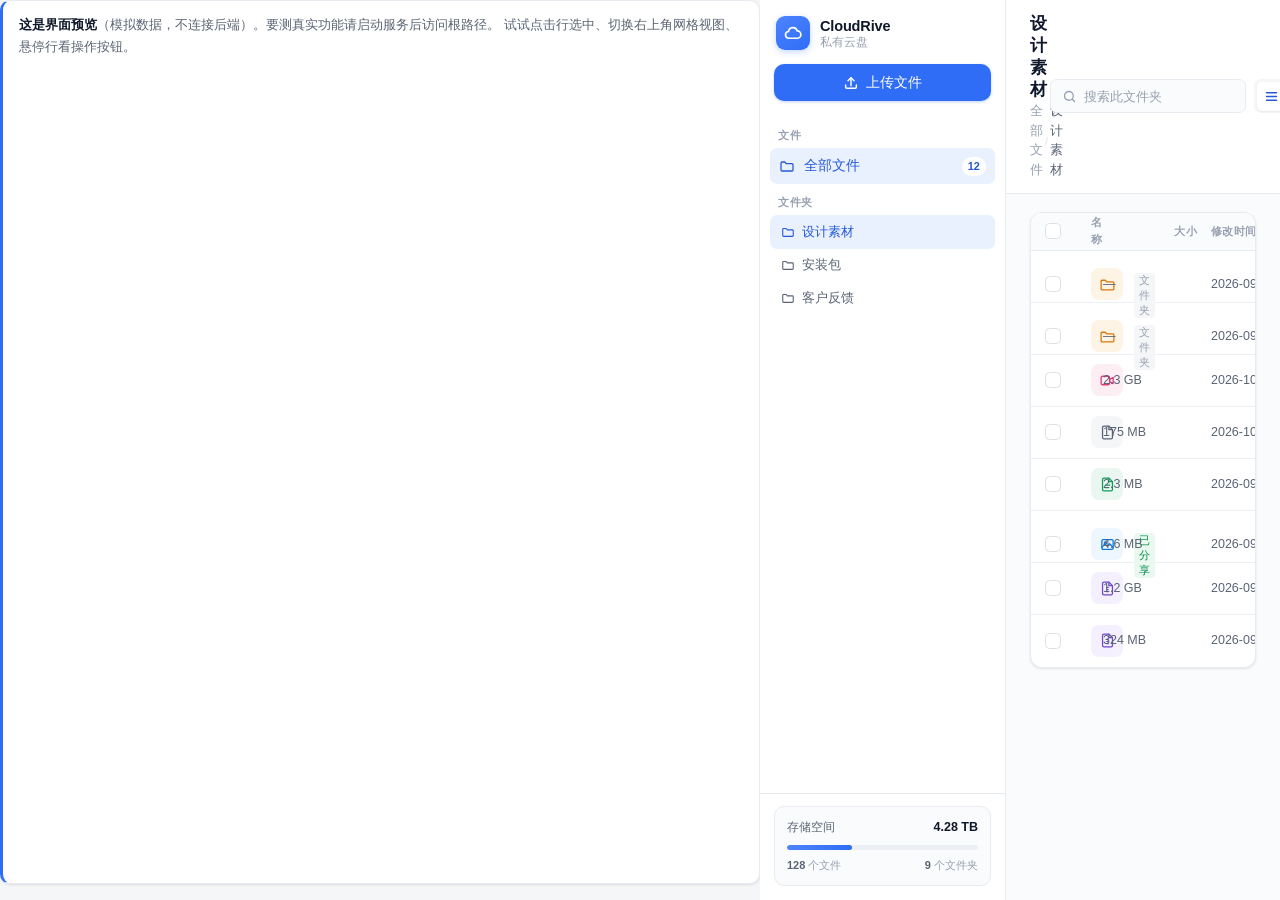
<file: frontend/preview.html>
<!DOCTYPE html>
<html lang="zh-CN">
<head>
<meta charset="utf-8">
<meta name="viewport" content="width=device-width,initial-scale=1">
<title>CloudRive · 界面预览</title>
<style>
/* ===========================================================
   CloudRive 界面预览 —— 内联真实设计系统 + 模拟数据
   =========================================================== */
*,*::before,*::after{box-sizing:border-box;margin:0;padding:0}
[hidden]{display:none !important}

:root{
  --c0:#ffffff; --c1:#fafbfc; --c2:#f4f6f8; --c3:#eceff3;
  --line:#e8ebef; --line2:#dde1e7;
  --t1:#0f172a; --t2:#5a6474; --t3:#98a1b0;
  --ac:#2f6df6; --ac-h:#2559d8; --ac-s:#eaf1fe; --ac-b:#c9dcff;
  --ok:#0f9d58; --dgr:#dc2626; --dgr-s:#fef2f2;
  --sh-xs:0 1px 2px rgba(15,23,42,.05);
  --sh-sm:0 1px 3px rgba(15,23,42,.07), 0 1px 2px rgba(15,23,42,.04);
  --sh-md:0 4px 12px rgba(15,23,42,.08), 0 1px 3px rgba(15,23,42,.05);
  --sh-lg:0 12px 32px rgba(15,23,42,.13), 0 3px 8px rgba(15,23,42,.07);
  --r-sm:7px; --r:10px; --r-md:12px; --r-lg:16px; --sb-w:246px;
}
body{
  font-family:"Inter",-apple-system,BlinkMacSystemFont,"Segoe UI","PingFang SC",
              "Hiragino Sans GB","Microsoft YaHei",sans-serif;
  font-size:14px;line-height:1.55;color:var(--t1);background:var(--c2);
  display:flex;height:100vh;overflow:hidden;-webkit-font-smoothing:antialiased;
}
svg{flex-shrink:0;display:block}
button{font-family:inherit}

.sidebar{width:var(--sb-w);flex-shrink:0;background:var(--c0);
  border-right:1px solid var(--line);display:flex;flex-direction:column}
.brand{display:flex;align-items:center;gap:10px;padding:16px 16px 14px}
.brand-mark{width:34px;height:34px;border-radius:9px;flex-shrink:0;
  background:linear-gradient(145deg,#4d84ff,#2f6df6);color:#fff;
  display:flex;align-items:center;justify-content:center;box-shadow:0 2px 6px rgba(47,109,246,.28)}
.brand-text{display:flex;flex-direction:column;line-height:1.25}
.brand-name{font-size:14.5px;font-weight:650;letter-spacing:-.15px}
.brand-tag{font-size:11.5px;color:var(--t3)}

.btn-upload{margin:0 14px 16px;padding:9.5px 14px;border:none;cursor:pointer;
  background:var(--ac);color:#fff;border-radius:var(--r);font-size:13.5px;font-weight:550;
  display:flex;align-items:center;justify-content:center;gap:7px;
  box-shadow:0 1px 3px rgba(47,109,246,.3);transition:background .16s}
.btn-upload:hover{background:var(--ac-h)}

.nav{flex:1;overflow-y:auto;padding:0 10px 12px}
.nav-title{font-size:10.5px;font-weight:600;color:var(--t3);letter-spacing:.5px;
  padding:10px 8px 5px;text-transform:uppercase}
.nav-item{display:flex;align-items:center;gap:9px;padding:7.5px 9px;border-radius:var(--r-sm);
  color:var(--t2);cursor:pointer;font-size:13.5px}
.nav-item:hover{background:var(--c2);color:var(--t1)}
.nav-item.active{background:var(--ac-s);color:var(--ac-h);font-weight:550}
.nav-item span:not(.nav-count){flex:1}
.nav-count{font-size:11px;color:var(--t3);background:var(--c2);padding:1px 6px;
  border-radius:20px;font-variant-numeric:tabular-nums}
.nav-item.active .nav-count{background:#fff;color:var(--ac-h)}
.tree-item{display:flex;align-items:center;gap:7px;padding:6.5px 9px 6.5px 11px;
  border-radius:var(--r-sm);color:var(--t2);cursor:pointer;font-size:13px}
.tree-item:hover{background:var(--c2)}
.tree-item.active{background:var(--ac-s);color:var(--ac-h);font-weight:550}

.sidebar-foot{padding:12px 14px 14px;border-top:1px solid var(--line)}
.quota{background:var(--c1);border:1px solid var(--line);border-radius:var(--r);padding:11px 12px}
.quota-head{display:flex;justify-content:space-between;align-items:baseline;
  font-size:11.5px;color:var(--t2)}
.quota-head b{font-size:12.5px;color:var(--t1);font-weight:600;font-variant-numeric:tabular-nums}
.quota-bar{height:5px;background:var(--c3);border-radius:3px;margin:8px 0 7px;overflow:hidden}
.quota-bar i{display:block;height:100%;width:34%;border-radius:3px;
  background:linear-gradient(90deg,#4d84ff,#2f6df6)}
.quota-meta{display:flex;justify-content:space-between;font-size:11px;color:var(--t3)}
.quota-meta b{color:var(--t2);font-weight:550}

.main{flex:1;display:flex;flex-direction:column;min-width:0;background:var(--c1)}
.topbar{display:flex;align-items:center;justify-content:space-between;gap:20px;
  padding:13px 24px;background:var(--c0);border-bottom:1px solid var(--line);flex-shrink:0}
.topbar-left{min-width:0}
.page-title{font-size:17px;font-weight:650;letter-spacing:-.2px;line-height:1.3}
.crumbs{display:flex;align-items:center;gap:2px;font-size:12.5px;color:var(--t3);margin-top:1px}
.crumb-sep{color:var(--line2);font-size:11px}
.crumb.last{color:var(--t2)}
.topbar-right{display:flex;align-items:center;gap:8px}
.search{display:flex;align-items:center;gap:7px;height:34px;padding:0 11px;
  background:var(--c1);border:1px solid var(--line);border-radius:var(--r-sm);color:var(--t3)}
.search input{border:none;outline:none;background:transparent;font-size:13px;width:150px;color:var(--t1)}
.search input::placeholder{color:var(--t3)}
.segmented{display:flex;background:var(--c2);border-radius:var(--r-sm);padding:2.5px;gap:2px}
.seg{width:29px;height:29px;border:none;background:transparent;border-radius:5px;cursor:pointer;
  color:var(--t3);display:flex;align-items:center;justify-content:center}
.seg.active{background:#fff;color:var(--ac-h);box-shadow:var(--sh-xs)}
.icon-btn{width:34px;height:34px;border:1px solid transparent;background:transparent;
  border-radius:var(--r-sm);cursor:pointer;color:var(--t2);display:flex;
  align-items:center;justify-content:center}
.icon-btn:hover{background:var(--c2);border-color:var(--line);color:var(--t1)}

.content{flex:1;overflow-y:auto;padding:18px 24px 28px}

.list-wrap{background:var(--c0);border:1px solid var(--line);border-radius:var(--r-md);
  overflow:hidden;box-shadow:var(--sh-sm)}
.list-head,.row{display:grid;grid-template-columns:34px minmax(0,1fr) 96px 148px 92px;
  align-items:center;gap:12px;padding:0 14px}
.list-head{height:38px;border-bottom:1px solid var(--line);background:var(--c1);
  font-size:11px;font-weight:600;color:var(--t3);letter-spacing:.3px}
.lh-size{text-align:right;padding-right:2px}
.lh-act{text-align:right}
.row{height:52px;border-bottom:1px solid var(--c3);transition:background .12s}
.row:last-child{border-bottom:none}
.row:hover{background:var(--c1)}
.row.sel{background:var(--ac-s)}

.checkbox{display:inline-flex;cursor:pointer;position:relative}
.checkbox input{position:absolute;opacity:0;width:0;height:0}
.checkbox span{width:16px;height:16px;border:1.5px solid var(--line2);border-radius:4.5px;
  background:#fff;display:block;position:relative;transition:background .13s,border-color .13s}
.checkbox input:checked+span{background:var(--ac);border-color:var(--ac)}
.checkbox input:checked+span::after{content:"";position:absolute;left:4.6px;top:1.4px;
  width:4px;height:8px;border:solid #fff;border-width:0 2px 2px 0;transform:rotate(43deg)}

.r-name{display:flex;align-items:center;gap:11px;min-width:0}
.r-ico{width:32px;height:32px;border-radius:8px;flex-shrink:0;
  display:flex;align-items:center;justify-content:center}
.r-ico.folder{background:#fef4e6;color:#d97706}
.r-ico.img{background:#eef6ff;color:#0b76d9}
.r-ico.vid{background:#fdeef4;color:#d63f7a}
.r-ico.doc{background:#eaf7f1;color:#0f9d58}
.r-ico.zip{background:#f4f0ff;color:#7048c9}
.r-ico.gen{background:var(--c2);color:var(--t2)}
.r-text{min-width:0;flex:1}
.r-label{font-size:13.5px;overflow:hidden;text-overflow:ellipsis;white-space:nowrap;cursor:pointer}
.r-label:hover{color:var(--ac-h);text-decoration:underline;text-underline-offset:2px}
.r-tags{display:flex;gap:5px;margin-top:1px}
.tag{font-size:10.5px;padding:0 5px;border-radius:4px;line-height:15px;
  background:var(--c2);color:var(--t3)}
.tag.share{background:#e9f9f0;color:#0b8a4d}
.r-size,.r-time{font-size:12.5px;color:var(--t2);font-variant-numeric:tabular-nums}
.r-act{display:flex;gap:1px;justify-content:flex-end;opacity:0;transition:opacity .14s}
.row:hover .r-act,.row.sel .r-act{opacity:1}
.r-btn{width:28px;height:28px;border:none;background:transparent;border-radius:6px;
  cursor:pointer;color:var(--t3);display:flex;align-items:center;justify-content:center}
.r-btn:hover{background:var(--c3);color:var(--t1)}
.r-btn.dgr:hover{background:var(--dgr-s);color:var(--dgr)}

.grid-wrap{display:grid;grid-template-columns:repeat(auto-fill,minmax(168px,1fr));gap:13px}
.card{background:var(--c0);border:1px solid var(--line);border-radius:var(--r-md);
  padding:15px 13px 12px;position:relative;transition:border-color .15s,box-shadow .15s,transform .12s}
.card:hover{border-color:var(--ac-b);box-shadow:var(--sh-md);transform:translateY(-2px)}
.card.sel{border-color:var(--ac);background:var(--ac-s)}
.c-ico{width:44px;height:44px;border-radius:11px;margin-bottom:11px;
  display:flex;align-items:center;justify-content:center}
.c-name{font-size:13px;font-weight:500;line-height:1.4;margin-bottom:3px;
  display:-webkit-box;-webkit-line-clamp:2;-webkit-box-orient:vertical;overflow:hidden;
  word-break:break-all;min-height:36px}
.c-meta{font-size:11.5px;color:var(--t3);font-variant-numeric:tabular-nums}

.demo-note{max-width:760px;margin:0 auto 16px;background:#fff;border:1px solid var(--line);
  border-left:3px solid var(--ac);border-radius:var(--r);padding:13px 16px;
  font-size:13px;color:var(--t2);line-height:1.7;box-shadow:var(--sh-sm)}
.demo-note b{color:var(--t1)}
.demo-note code{background:var(--c2);padding:1px 5px;border-radius:4px;
  font-family:ui-monospace,Menlo,monospace;font-size:12px;color:var(--ac-h)}
</style>
</head>
<body>

<div class="demo-note">
  <b>这是界面预览</b>（模拟数据，不连接后端）。要测真实功能请启动服务后访问根路径。
  试试点击行选中、切换右上角网格视图、悬停行看操作按钮。
</div>

<aside class="sidebar">
  <div class="brand">
    <div class="brand-mark">
      <svg width="18" height="18" viewBox="0 0 24 24" fill="none" stroke="currentColor"
        stroke-width="2.2" stroke-linecap="round" stroke-linejoin="round">
        <path d="M6.5 19a4.5 4.5 0 0 1-.5-8.97A6 6 0 0 1 17.7 9.2 4.4 4.4 0 0 1 17.5 19z"/></svg>
    </div>
    <div class="brand-text"><span class="brand-name">CloudRive</span>
      <span class="brand-tag">私有云盘</span></div>
  </div>

  <button class="btn-upload">
    <svg width="16" height="16" viewBox="0 0 24 24" fill="none" stroke="currentColor"
      stroke-width="2.2" stroke-linecap="round" stroke-linejoin="round">
      <path d="M12 16V4"/><path d="M7.5 8.5 12 4l4.5 4.5"/><path d="M4 15v3.5A1.5 1.5 0 0 0 5.5 20h13a1.5 1.5 0 0 0 1.5-1.5V15"/></svg>
    上传文件
  </button>

  <nav class="nav">
    <p class="nav-title">文件</p>
    <a class="nav-item active"><svg width="16" height="16" viewBox="0 0 24 24" fill="none"
      stroke="currentColor" stroke-width="1.9" stroke-linecap="round" stroke-linejoin="round">
      <path d="M3 7.5A1.5 1.5 0 0 1 4.5 6h4.3l2 2.4h8.7A1.5 1.5 0 0 1 21 9.9V18a1.5 1.5 0 0 1-1.5 1.5h-15A1.5 1.5 0 0 1 3 18z"/></svg>
      <span>全部文件</span><span class="nav-count">12</span></a>
    <p class="nav-title">文件夹</p>
    <div class="tree-item active"><svg width="14" height="14" viewBox="0 0 24 24" fill="none"
      stroke="currentColor" stroke-width="1.9" stroke-linecap="round" stroke-linejoin="round">
      <path d="M3 7.5A1.5 1.5 0 0 1 4.5 6h4.3l2 2.4h8.7A1.5 1.5 0 0 1 21 9.9V18a1.5 1.5 0 0 1-1.5 1.5h-15A1.5 1.5 0 0 1 3 18z"/></svg>
      <span>设计素材</span></div>
    <div class="tree-item"><svg width="14" height="14" viewBox="0 0 24 24" fill="none"
      stroke="currentColor" stroke-width="1.9" stroke-linecap="round" stroke-linejoin="round">
      <path d="M3 7.5A1.5 1.5 0 0 1 4.5 6h4.3l2 2.4h8.7A1.5 1.5 0 0 1 21 9.9V18a1.5 1.5 0 0 1-1.5 1.5h-15A1.5 1.5 0 0 1 3 18z"/></svg>
      <span>安装包</span></div>
    <div class="tree-item"><svg width="14" height="14" viewBox="0 0 24 24" fill="none"
      stroke="currentColor" stroke-width="1.9" stroke-linecap="round" stroke-linejoin="round">
      <path d="M3 7.5A1.5 1.5 0 0 1 4.5 6h4.3l2 2.4h8.7A1.5 1.5 0 0 1 21 9.9V18a1.5 1.5 0 0 1-1.5 1.5h-15A1.5 1.5 0 0 1 3 18z"/></svg>
      <span>客户反馈</span></div>
  </nav>

  <div class="sidebar-foot">
    <div class="quota">
      <div class="quota-head"><span>存储空间</span><b>4.28 TB</b></div>
      <div class="quota-bar"><i></i></div>
      <div class="quota-meta"><span><b>128</b> 个文件</span><span><b>9</b> 个文件夹</span></div>
    </div>
  </div>
</aside>

<main class="main">
  <header class="topbar">
    <div class="topbar-left">
      <h1 class="page-title">设计素材</h1>
      <div class="crumbs"><span>全部文件</span><span class="crumb-sep">/</span>
        <span class="crumb last">设计素材</span></div>
    </div>
    <div class="topbar-right">
      <div class="search">
        <svg width="15" height="15" viewBox="0 0 24 24" fill="none" stroke="currentColor"
          stroke-width="2.1" stroke-linecap="round"><circle cx="11" cy="11" r="7"/>
          <path d="m20 20-3.6-3.6"/></svg>
        <input type="text" placeholder="搜索此文件夹">
      </div>
      <div class="segmented">
        <button class="seg active" id="vList"><svg width="15" height="15" viewBox="0 0 24 24"
          fill="none" stroke="currentColor" stroke-width="2.1" stroke-linecap="round">
          <path d="M4 6h16M4 12h16M4 18h16"/></svg></button>
        <button class="seg" id="vGrid"><svg width="15" height="15" viewBox="0 0 24 24" fill="none"
          stroke="currentColor" stroke-width="2.1" stroke-linecap="round" stroke-linejoin="round">
          <rect x="4" y="4" width="7" height="7" rx="1.5"/><rect x="13" y="4" width="7" height="7" rx="1.5"/>
          <rect x="4" y="13" width="7" height="7" rx="1.5"/><rect x="13" y="13" width="7" height="7" rx="1.5"/></svg></button>
      </div>
      <button class="icon-btn"><svg width="17" height="17" viewBox="0 0 24 24" fill="none"
        stroke="currentColor" stroke-width="2" stroke-linecap="round" stroke-linejoin="round">
        <path d="M3 7.5A1.5 1.5 0 0 1 4.5 6h4.3l2 2.4h8.7A1.5 1.5 0 0 1 21 9.9V18a1.5 1.5 0 0 1-1.5 1.5h-15A1.5 1.5 0 0 1 3 18z"/>
        <path d="M12 11.5v5M9.5 14h5"/></svg></button>
      <button class="icon-btn"><svg width="17" height="17" viewBox="0 0 24 24" fill="none"
        stroke="currentColor" stroke-width="2" stroke-linecap="round" stroke-linejoin="round">
        <path d="M20 11a8 8 0 1 0-.6 4"/><path d="M20 5v6h-6"/></svg></button>
    </div>
  </header>

  <div class="content">
    <div class="list-wrap" id="listV">
      <div class="list-head">
        <label class="checkbox"><input type="checkbox" id="all"><span></span></label>
        <span>名称</span><span class="lh-size">大小</span><span>修改时间</span>
        <span class="lh-act"></span>
      </div>
      <div id="rows"></div>
    </div>
    <div class="grid-wrap" id="gridV" hidden></div>
  </div>
</main>

<script>
const DATA = [
  {n:'2026 Q3',        t:'folder', s:0,           d:'2026-09-28 10:24', k:'folder'},
  {n:'客户反馈',t:'folder', s:0,           d:'2026-09-30 16:08', k:'folder'},
  {n:'产品宣传视频.mp4', t:'file', s:2450000000,  d:'2026-10-02 14:32', k:'vid'},
  {n:'界面设计稿.psd',   t:'file', s:184000000,   d:'2026-10-01 09:15', k:'gen'},
  {n:'用户调研报告.docx', t:'file', s:2360000,     d:'2026-09-29 20:41', k:'doc'},
  {n:'封面图.png',       t:'file', s:4820000,     d:'2026-09-25 11:03', k:'img', share:1},
  {n:'数据备份.zip',     t:'file', s:1240000000,  d:'2026-09-20 08:17', k:'zip'},
  {n:'截图合集.zip',     t:'file', s:340000000,   d:'2026-09-18 22:50', k:'zip'},
];
const ACT = {
  share:'<circle cx="17.5" cy="5.5" r="2.6"/><circle cx="6.5" cy="12" r="2.6"/><circle cx="17.5" cy="18.5" r="2.6"/><path d="m8.8 10.8 6.4-3.9M8.8 13.2l6.4 3.9"/>',
  down:'<path d="M12 4v12"/><path d="M7.5 11.5 12 16l4.5-4.5"/><path d="M4 19h16"/>',
  edit:'<path d="M4 20h4L19 9a2.1 2.1 0 0 0-3-3L5 17z"/><path d="M14.5 6.5 17.5 9.5"/>',
  del:'<path d="M4 7h16"/><path d="M9.5 7V5.5A1.5 1.5 0 0 1 11 4h2a1.5 1.5 0 0 1 1.5 1.5V7"/><path d="M6.5 7l.8 12A1.5 1.5 0 0 0 8.8 20.5h6.4a1.5 1.5 0 0 0 1.5-1.4L17.5 7"/>',
};
const ICON = {
  folder:'<path d="M3 7.5A1.5 1.5 0 0 1 4.5 6h4.3l2 2.4h8.7A1.5 1.5 0 0 1 21 9.9V18a1.5 1.5 0 0 1-1.5 1.5h-15A1.5 1.5 0 0 1 3 18z"/>',
  vid:'<rect x="3" y="6" width="12" height="12" rx="2"/><path d="m15 10.5 5-3v9l-5-3z"/>',
  img:'<rect x="4" y="5" width="16" height="14" rx="2"/><circle cx="9" cy="10" r="1.6"/><path d="m4 16 4.5-4.5 3 3L15 11l5 5"/>',
  doc:'<path d="M14 3H7a2 2 0 0 0-2 2v14a2 2 0 0 0 2 2h10a2 2 0 0 0 2-2V8z"/><path d="M14 3v5h5"/><path d="M9 13h6M9 16.5h4"/>',
  zip:'<path d="M14 3H7a2 2 0 0 0-2 2v14a2 2 0 0 0 2 2h10a2 2 0 0 0 2-2V8z"/><path d="M14 3v5h5"/><path d="M11 10.5h2M11 13.5h2M11 16.5h2"/>',
  gen:'<path d="M14 3H7a2 2 0 0 0-2 2v14a2 2 0 0 0 2 2h10a2 2 0 0 0 2-2V8z"/><path d="M14 3v5h5"/>',
};
const fmt = n => { if(!n) return '—'; const u=['B','KB','MB','GB','TB']; let i=0,v=n;
  while(v>=1024&&i<u.length-1){v/=1024;i++;} return i===0?`${v} B`:`${v<10?v.toFixed(1):Math.round(v)} ${u[i]}`; };
const sv = (k,sz=17) => `<svg width="${sz}" height="${sz}" viewBox="0 0 24 24" fill="none"
  stroke="currentColor" stroke-width="1.8" stroke-linecap="round" stroke-linejoin="round">${ICON[k]}</svg>`;
const btn = (a,t,c='') => `<button class="r-btn ${c}" title="${t}"><svg width="15" height="15"
  viewBox="0 0 24 24" fill="none" stroke="currentColor" stroke-width="1.9" stroke-linecap="round"
  stroke-linejoin="round">${ACT[a]}</svg></button>`;

function renderRows(){
  document.getElementById('rows').innerHTML = DATA.map((d,i)=>`
    <div class="row" data-i="${i}">
      <label class="checkbox"><input type="checkbox" class="ck" data-i="${i}"><span></span></label>
      <div class="r-name">
        <div class="r-ico ${d.k}">${sv(d.k)}</div>
        <div class="r-text">
          <div class="r-label">${d.n}</div>
          ${d.t==='folder'?'<div class="r-tags"><span class="tag">文件夹</span></div>'
            :d.share?'<div class="r-tags"><span class="tag share">已分享</span></div>':''}
        </div>
      </div>
      <span class="r-size">${fmt(d.s)}</span>
      <span class="r-time">${d.d}</span>
      <div class="r-act">${btn('share','分享')}${btn('down','下载')}${btn('edit','重命名')}${btn('del','删除','dgr')}</div>
    </div>`).join('');
}
function renderCards(){
  document.getElementById('gridV').innerHTML = DATA.map((d,i)=>`
    <div class="card" data-i="${i}">
      <div class="c-ico r-ico ${d.k}">${sv(d.k,22)}</div>
      <div class="c-name">${d.n}</div>
      <div class="c-meta">${d.t==='folder'?'文件夹':fmt(d.s)+(d.share?' · 已分享':'')}</div>
    </div>`).join('');
}
renderRows(); renderCards();

document.getElementById('vList').onclick = () => {
  document.getElementById('listV').hidden=false; document.getElementById('gridV').hidden=true;
  this.classList.add('active'); document.getElementById('vGrid').classList.remove('active');
};
document.getElementById('vGrid').onclick = () => {
  document.getElementById('gridV').hidden=false; document.getElementById('listV').hidden=true;
  this.classList.add('active'); document.getElementById('vList').classList.remove('active');
};
document.getElementById('all').onchange = e => {
  document.querySelectorAll('.ck').forEach(c => { c.checked=e.target.checked;
    c.closest('.row').classList.toggle('sel', e.target.checked); });
};
document.getElementById('rows').addEventListener('change', e => {
  if(!e.target.classList.contains('ck')) return;
  e.target.closest('.row').classList.toggle('sel', e.target.checked);
});
document.getElementById('gridV').addEventListener('click', e => {
  if(e.target.closest('.card')) e.target.closest('.card').classList.toggle('sel');
});
</script>
</body>
</html>
</file>
